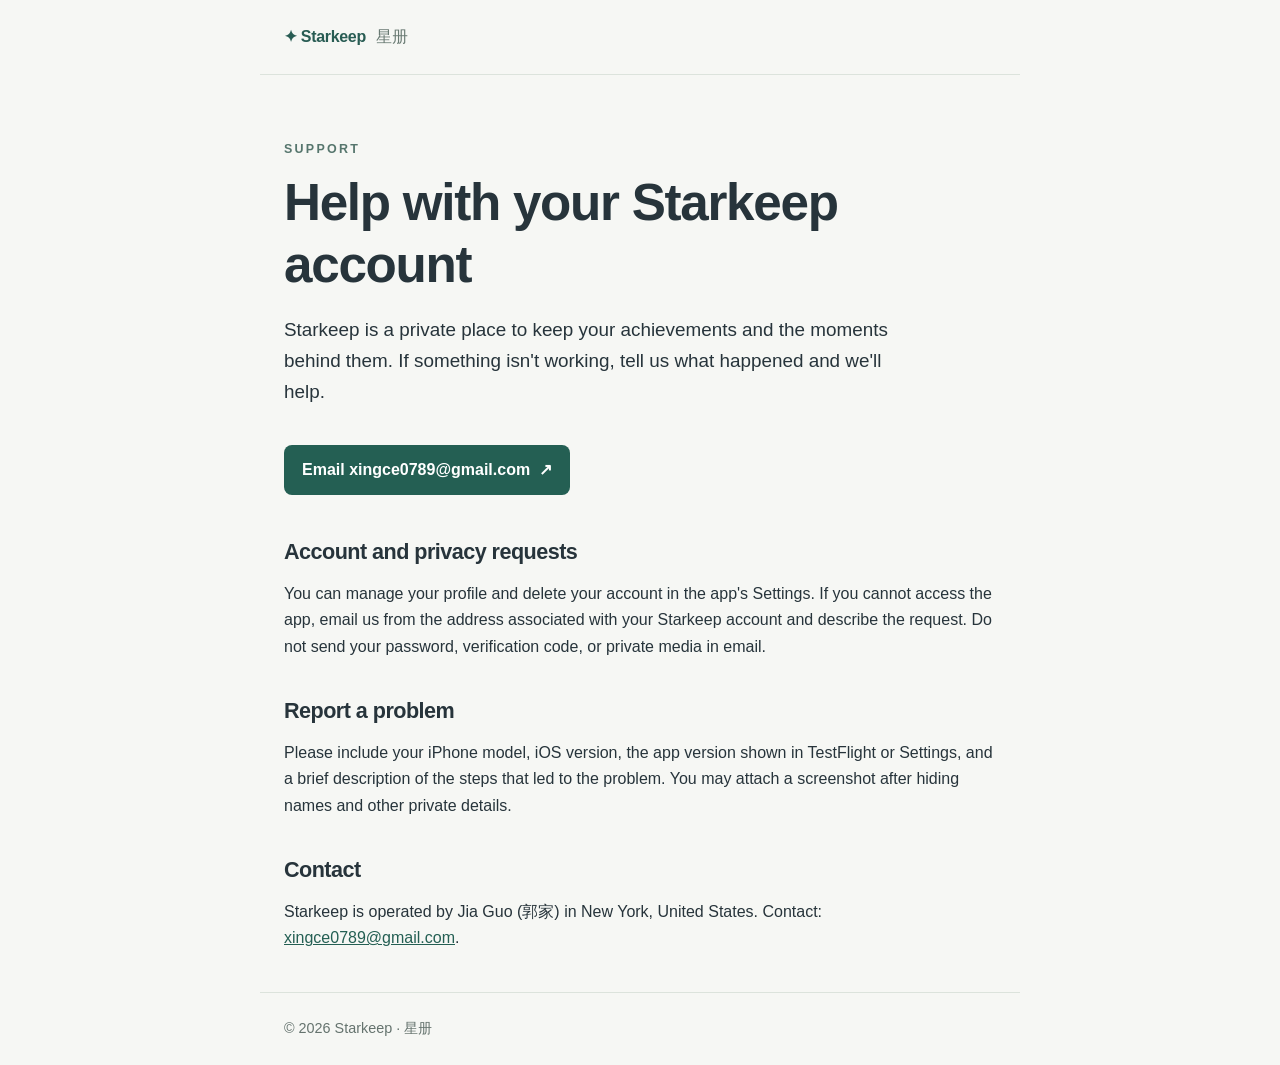
<file: index.html>
<!doctype html>
<html lang="en">
<head>
  <meta charset="utf-8">
  <meta name="viewport" content="width=device-width, initial-scale=1">
  <meta name="description" content="Support for Starkeep, a private life achievement journal.">
  <title>Support — Starkeep</title>
  <link rel="stylesheet" href="style.css">
</head>
<body>
  <header class="wrap"><div class="brand">✦ Starkeep <span>星册</span></div></header>
  <main class="wrap">
    <p class="eyebrow">SUPPORT</p>
    <h1>Help with your Starkeep account</h1>
    <p class="lead">Starkeep is a private place to keep your achievements and the moments behind them. If something isn't working, tell us what happened and we'll help.</p>
    <a class="contact" href="mailto:xingce0789@gmail.com?subject=Starkeep%20support">Email xingce0789@gmail.com <span aria-hidden="true">↗</span></a>
    <section aria-labelledby="requests">
      <h2 id="requests">Account and privacy requests</h2>
      <p>You can manage your profile and delete your account in the app's Settings. If you cannot access the app, email us from the address associated with your Starkeep account and describe the request. Do not send your password, verification code, or private media in email.</p>
    </section>
    <section aria-labelledby="report">
      <h2 id="report">Report a problem</h2>
      <p>Please include your iPhone model, iOS version, the app version shown in TestFlight or Settings, and a brief description of the steps that led to the problem. You may attach a screenshot after hiding names and other private details.</p>
    </section>
    <section aria-labelledby="operator">
      <h2 id="operator">Contact</h2>
      <p>Starkeep is operated by Jia Guo (郭家) in New York, United States. Contact: <a href="mailto:xingce0789@gmail.com">xingce0789@gmail.com</a>.</p>
    </section>
  </main>
  <footer class="wrap">© 2026 Starkeep · 星册</footer>
</body>
</html>
</file>
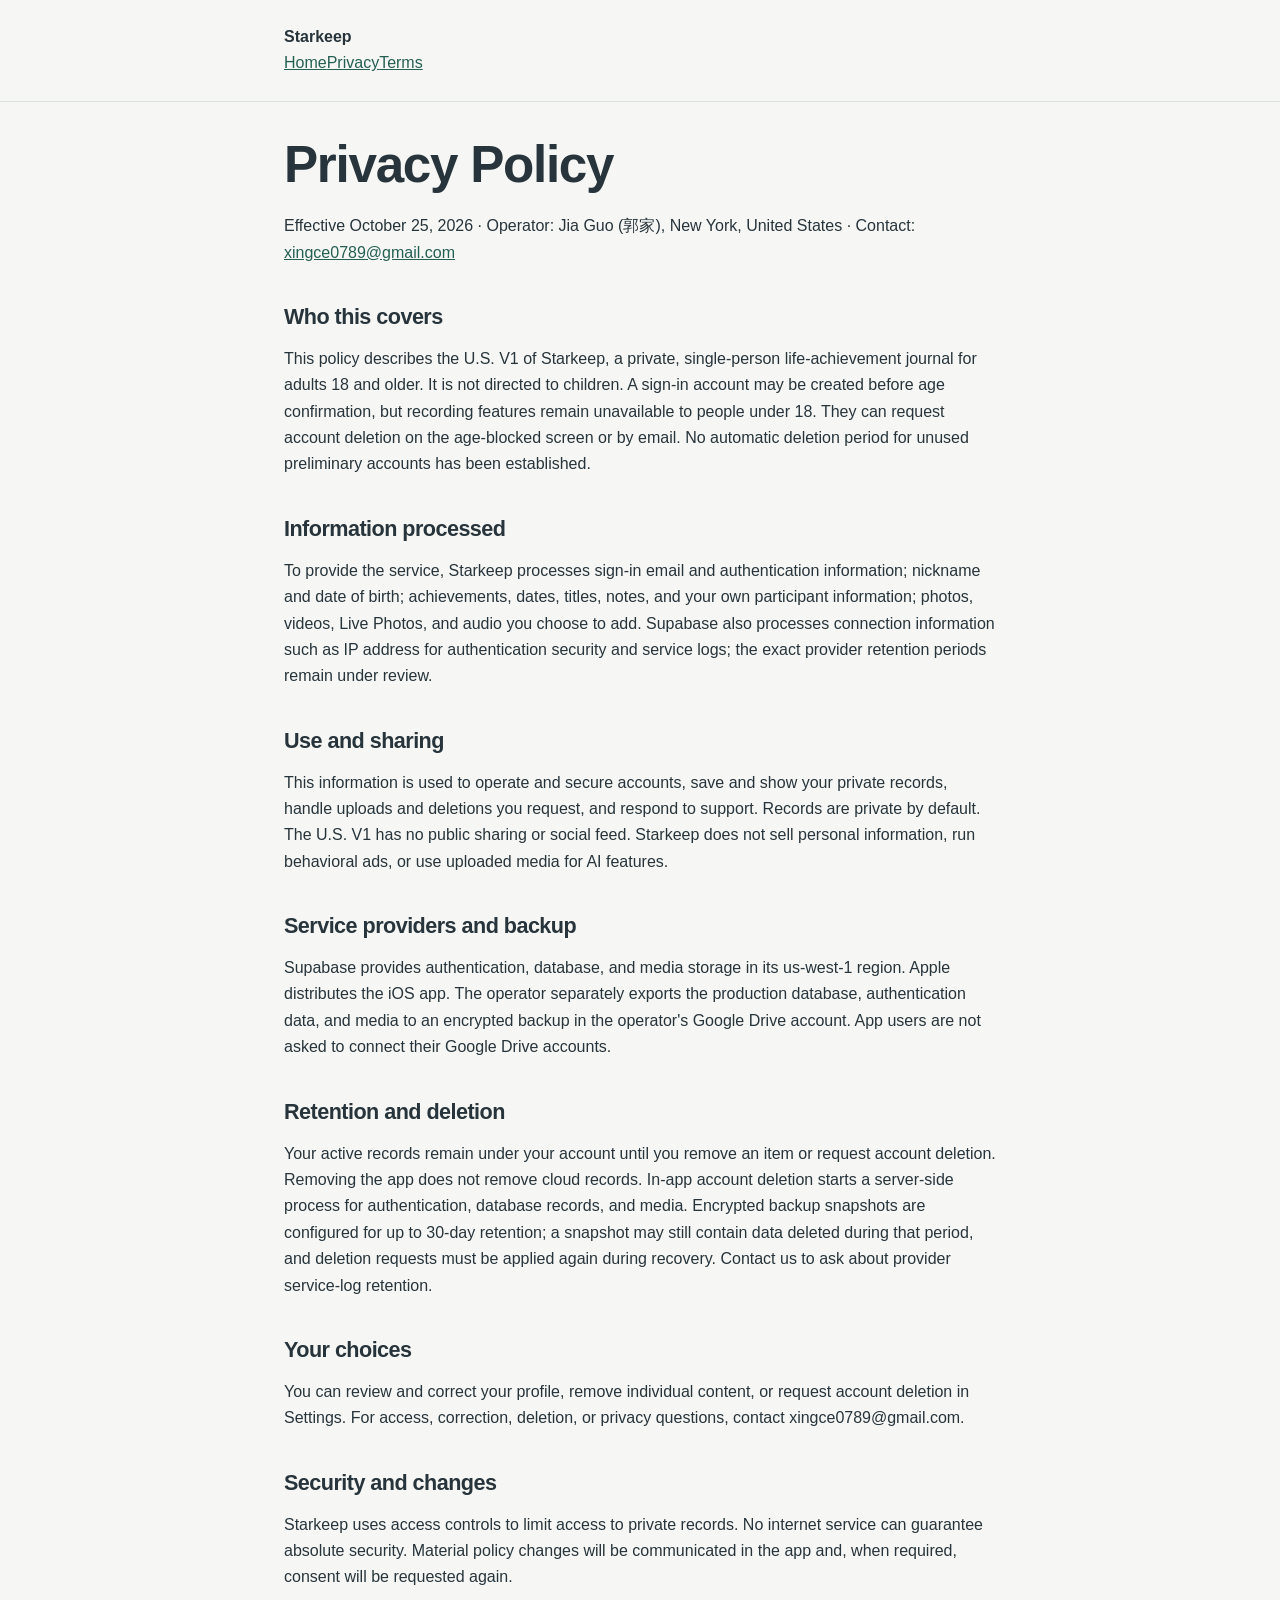
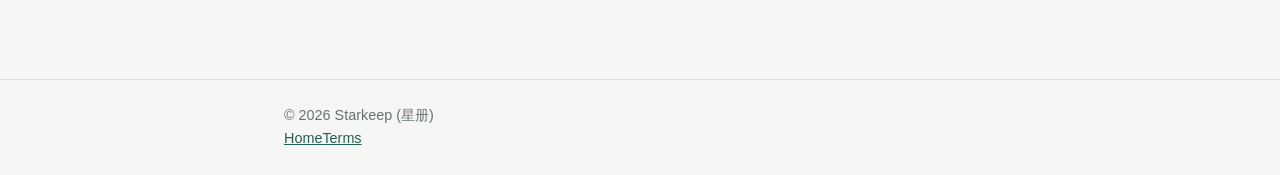
<file: privacy.html>
<!doctype html>
<html lang="en"><head><meta charset="utf-8"><meta name="viewport" content="width=device-width, initial-scale=1"><title>Privacy Policy — Starkeep</title><link rel="stylesheet" href="style.css"></head>
<body><header><div class="wrap"><strong>Starkeep</strong><nav aria-label="Primary"><a href="index.html">Home</a><a href="privacy.html" aria-current="page">Privacy</a><a href="terms.html">Terms</a></nav></div></header>
<main class="wrap"><h1>Privacy Policy</h1><p class="muted">Effective October 25, 2026 · Operator: Jia Guo (郭家), New York, United States · Contact: <a href="mailto:xingce0789@gmail.com">xingce0789@gmail.com</a></p>
<h2>Who this covers</h2><p>This policy describes the U.S. V1 of Starkeep, a private, single-person life-achievement journal for adults 18 and older. It is not directed to children. A sign-in account may be created before age confirmation, but recording features remain unavailable to people under 18. They can request account deletion on the age-blocked screen or by email. No automatic deletion period for unused preliminary accounts has been established.</p>
<h2>Information processed</h2><p>To provide the service, Starkeep processes sign-in email and authentication information; nickname and date of birth; achievements, dates, titles, notes, and your own participant information; photos, videos, Live Photos, and audio you choose to add. Supabase also processes connection information such as IP address for authentication security and service logs; the exact provider retention periods remain under review.</p>
<h2>Use and sharing</h2><p>This information is used to operate and secure accounts, save and show your private records, handle uploads and deletions you request, and respond to support. Records are private by default. The U.S. V1 has no public sharing or social feed. Starkeep does not sell personal information, run behavioral ads, or use uploaded media for AI features.</p>
<h2>Service providers and backup</h2><p>Supabase provides authentication, database, and media storage in its us-west-1 region. Apple distributes the iOS app. The operator separately exports the production database, authentication data, and media to an encrypted backup in the operator's Google Drive account. App users are not asked to connect their Google Drive accounts.</p>
<h2>Retention and deletion</h2><p>Your active records remain under your account until you remove an item or request account deletion. Removing the app does not remove cloud records. In-app account deletion starts a server-side process for authentication, database records, and media. Encrypted backup snapshots are configured for up to 30-day retention; a snapshot may still contain data deleted during that period, and deletion requests must be applied again during recovery. Contact us to ask about provider service-log retention.</p>
<h2>Your choices</h2><p>You can review and correct your profile, remove individual content, or request account deletion in Settings. For access, correction, deletion, or privacy questions, contact xingce0789@gmail.com.</p>
<h2>Security and changes</h2><p>Starkeep uses access controls to limit access to private records. No internet service can guarantee absolute security. Material policy changes will be communicated in the app and, when required, consent will be requested again.</p></main>
<footer><div class="wrap"><span>© 2026 Starkeep (星册)</span><nav aria-label="Legal"><a href="index.html">Home</a><a href="terms.html">Terms</a></nav></div></footer></body></html>
</file>
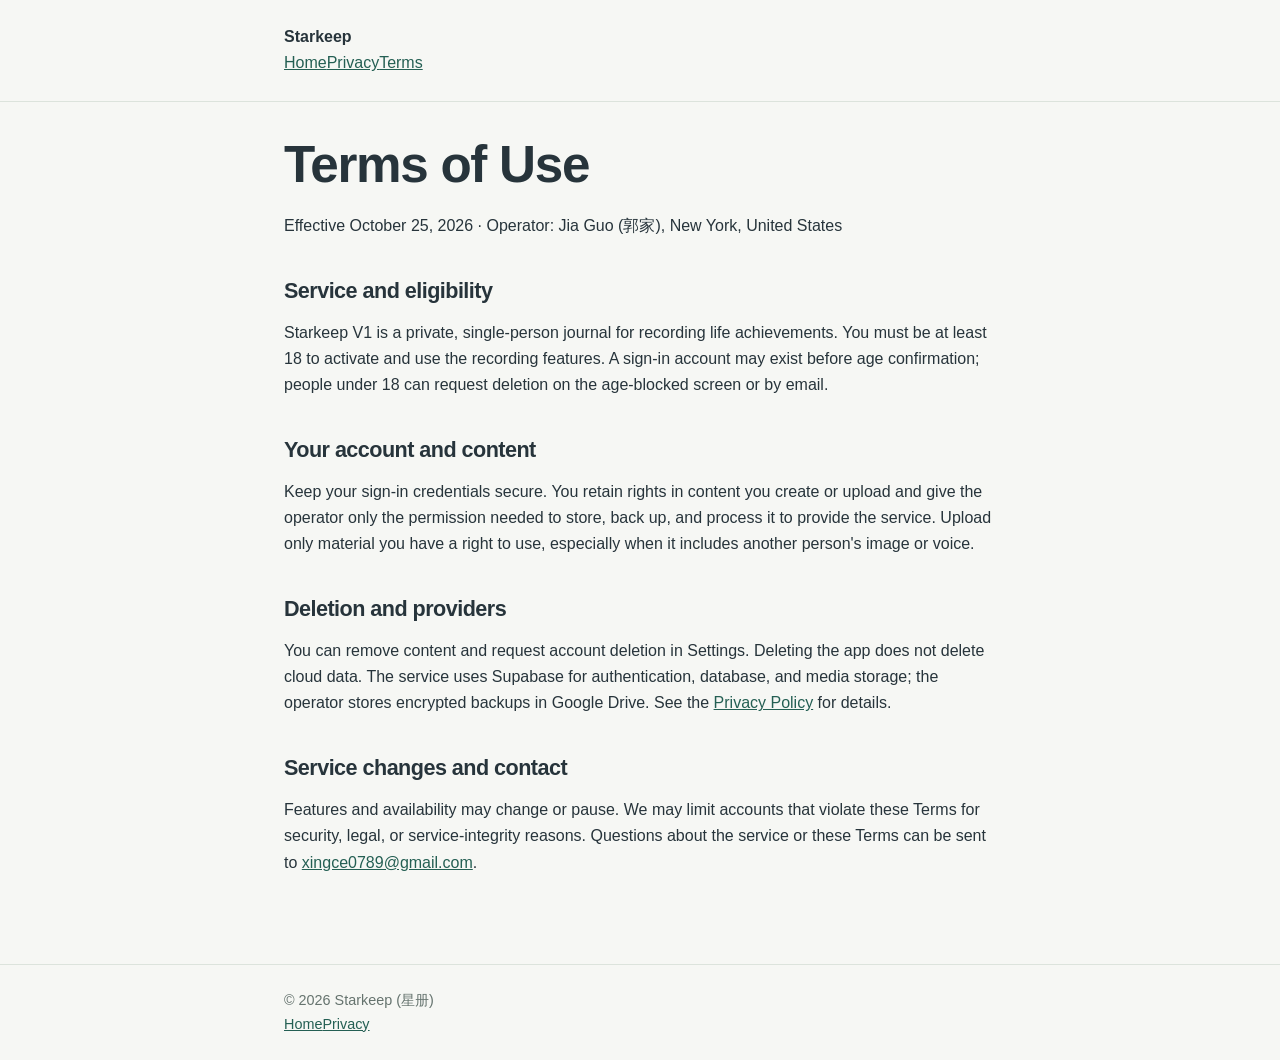
<file: terms.html>
<!doctype html>
<html lang="en"><head><meta charset="utf-8"><meta name="viewport" content="width=device-width, initial-scale=1"><title>Terms of Use — Starkeep</title><link rel="stylesheet" href="style.css"></head>
<body><header><div class="wrap"><strong>Starkeep</strong><nav aria-label="Primary"><a href="index.html">Home</a><a href="privacy.html">Privacy</a><a href="terms.html" aria-current="page">Terms</a></nav></div></header>
<main class="wrap"><h1>Terms of Use</h1><p class="muted">Effective October 25, 2026 · Operator: Jia Guo (郭家), New York, United States</p><h2>Service and eligibility</h2><p>Starkeep V1 is a private, single-person journal for recording life achievements. You must be at least 18 to activate and use the recording features. A sign-in account may exist before age confirmation; people under 18 can request deletion on the age-blocked screen or by email.</p><h2>Your account and content</h2><p>Keep your sign-in credentials secure. You retain rights in content you create or upload and give the operator only the permission needed to store, back up, and process it to provide the service. Upload only material you have a right to use, especially when it includes another person's image or voice.</p><h2>Deletion and providers</h2><p>You can remove content and request account deletion in Settings. Deleting the app does not delete cloud data. The service uses Supabase for authentication, database, and media storage; the operator stores encrypted backups in Google Drive. See the <a href="privacy.html">Privacy Policy</a> for details.</p><h2>Service changes and contact</h2><p>Features and availability may change or pause. We may limit accounts that violate these Terms for security, legal, or service-integrity reasons. Questions about the service or these Terms can be sent to <a href="mailto:xingce0789@gmail.com">xingce0789@gmail.com</a>.</p></main><footer><div class="wrap"><span>© 2026 Starkeep (星册)</span><nav aria-label="Legal"><a href="index.html">Home</a><a href="privacy.html">Privacy</a></nav></div></footer></body></html>
</file>
<file: style.css>
:root { color-scheme: light; font-family: -apple-system, BlinkMacSystemFont, "Segoe UI", sans-serif; color: #27343b; background: #f6f7f4; }
* { box-sizing: border-box; }
body { margin: 0; line-height: 1.65; }
.wrap { max-width: 760px; margin: 0 auto; padding: 24px; }
header { border-bottom: 1px solid #dce3dc; }
.brand { font-weight: 700; color: #285c53; letter-spacing: -.02em; }
.brand span { color: #697a73; font-weight: 500; margin-left: .4rem; }
.eyebrow { margin-top: 40px; font-size: .78rem; font-weight: 700; letter-spacing: .18em; color: #56766d; }
h1, h2 { line-height: 1.2; letter-spacing: -.025em; }
h1 { font-size: clamp(2rem, 6vw, 3.2rem); margin: 8px 0 18px; }
h2 { font-size: 1.35rem; margin: 38px 0 10px; }
.lead { font-size: 1.18rem; max-width: 60ch; }
a { color: #245f53; }
.contact { display: inline-block; margin: 18px 0 6px; padding: 12px 18px; border-radius: 8px; background: #245f53; color: white; text-decoration: none; font-weight: 650; }
.contact:hover, .contact:focus-visible { background: #18483f; }
.contact span { margin-left: .3rem; }
footer { margin-top: 48px; border-top: 1px solid #dce3dc; color: #65736e; font-size: .9rem; }
</file>
